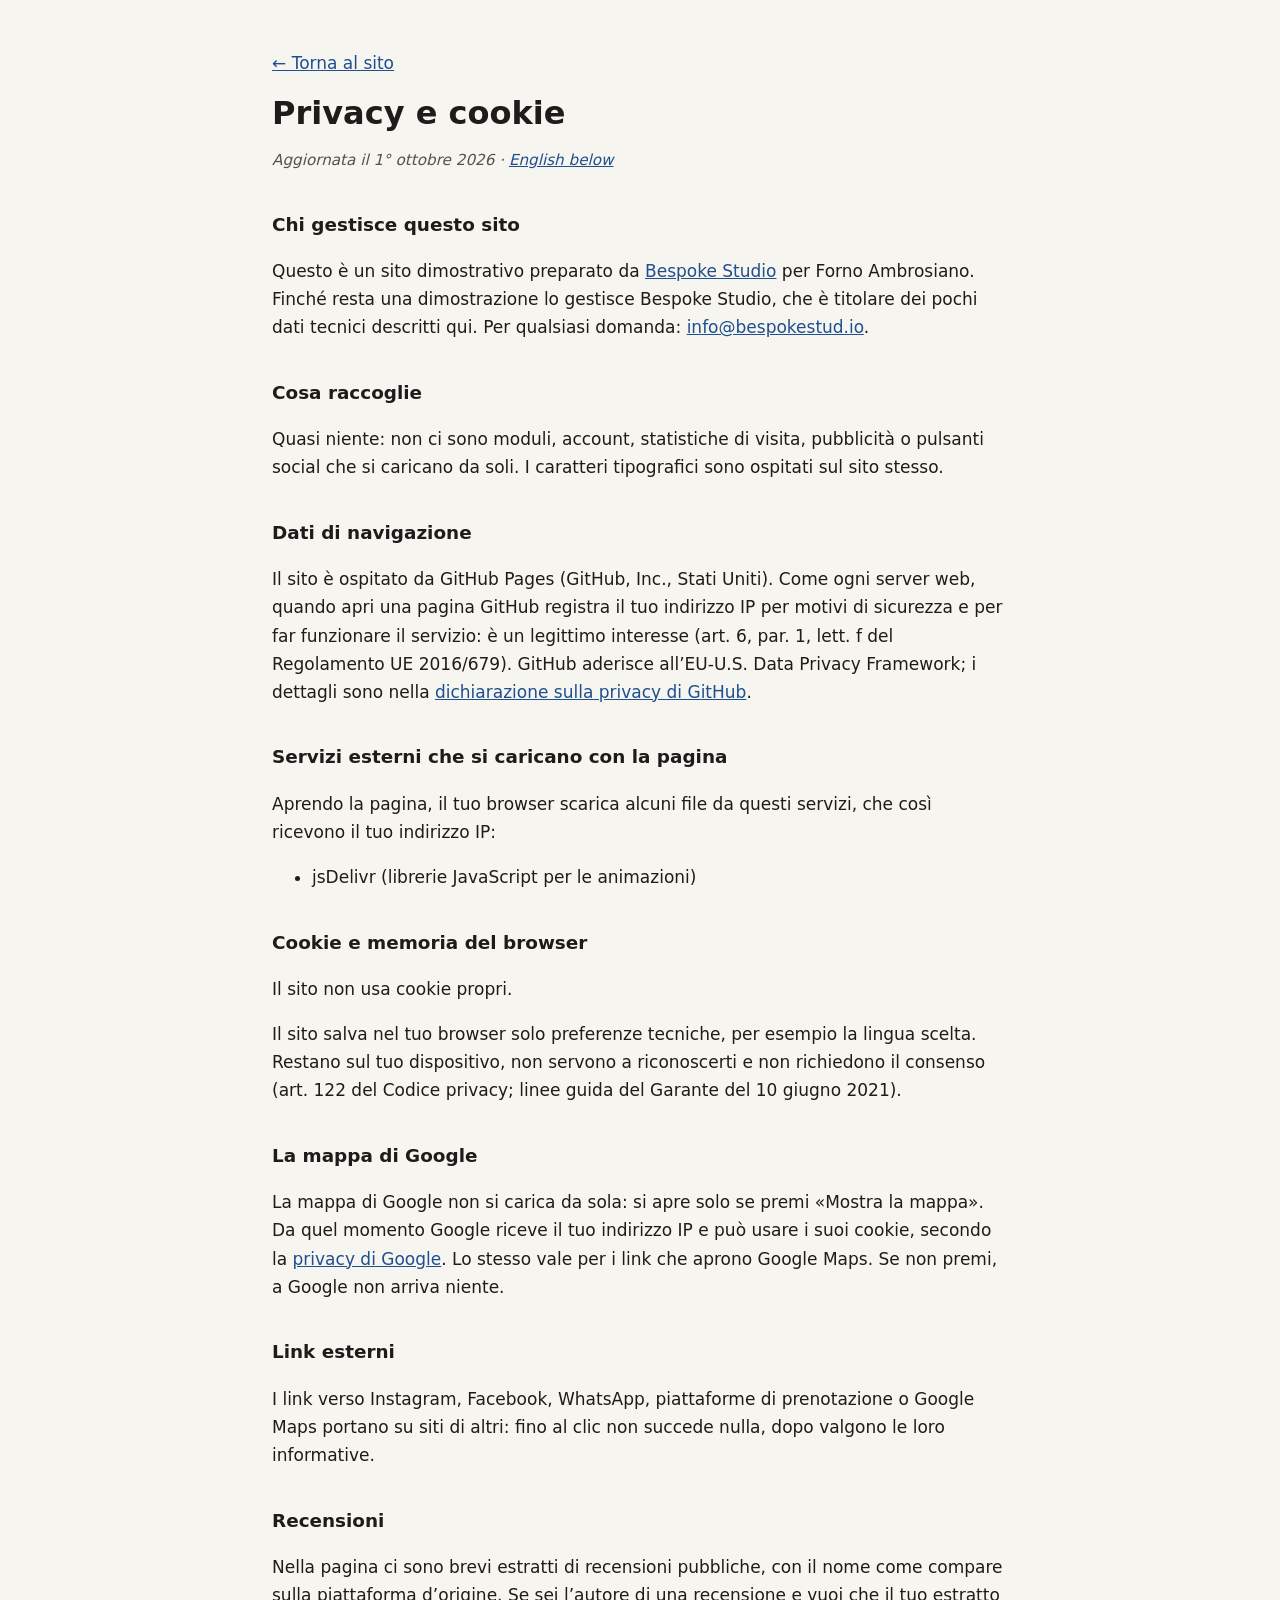
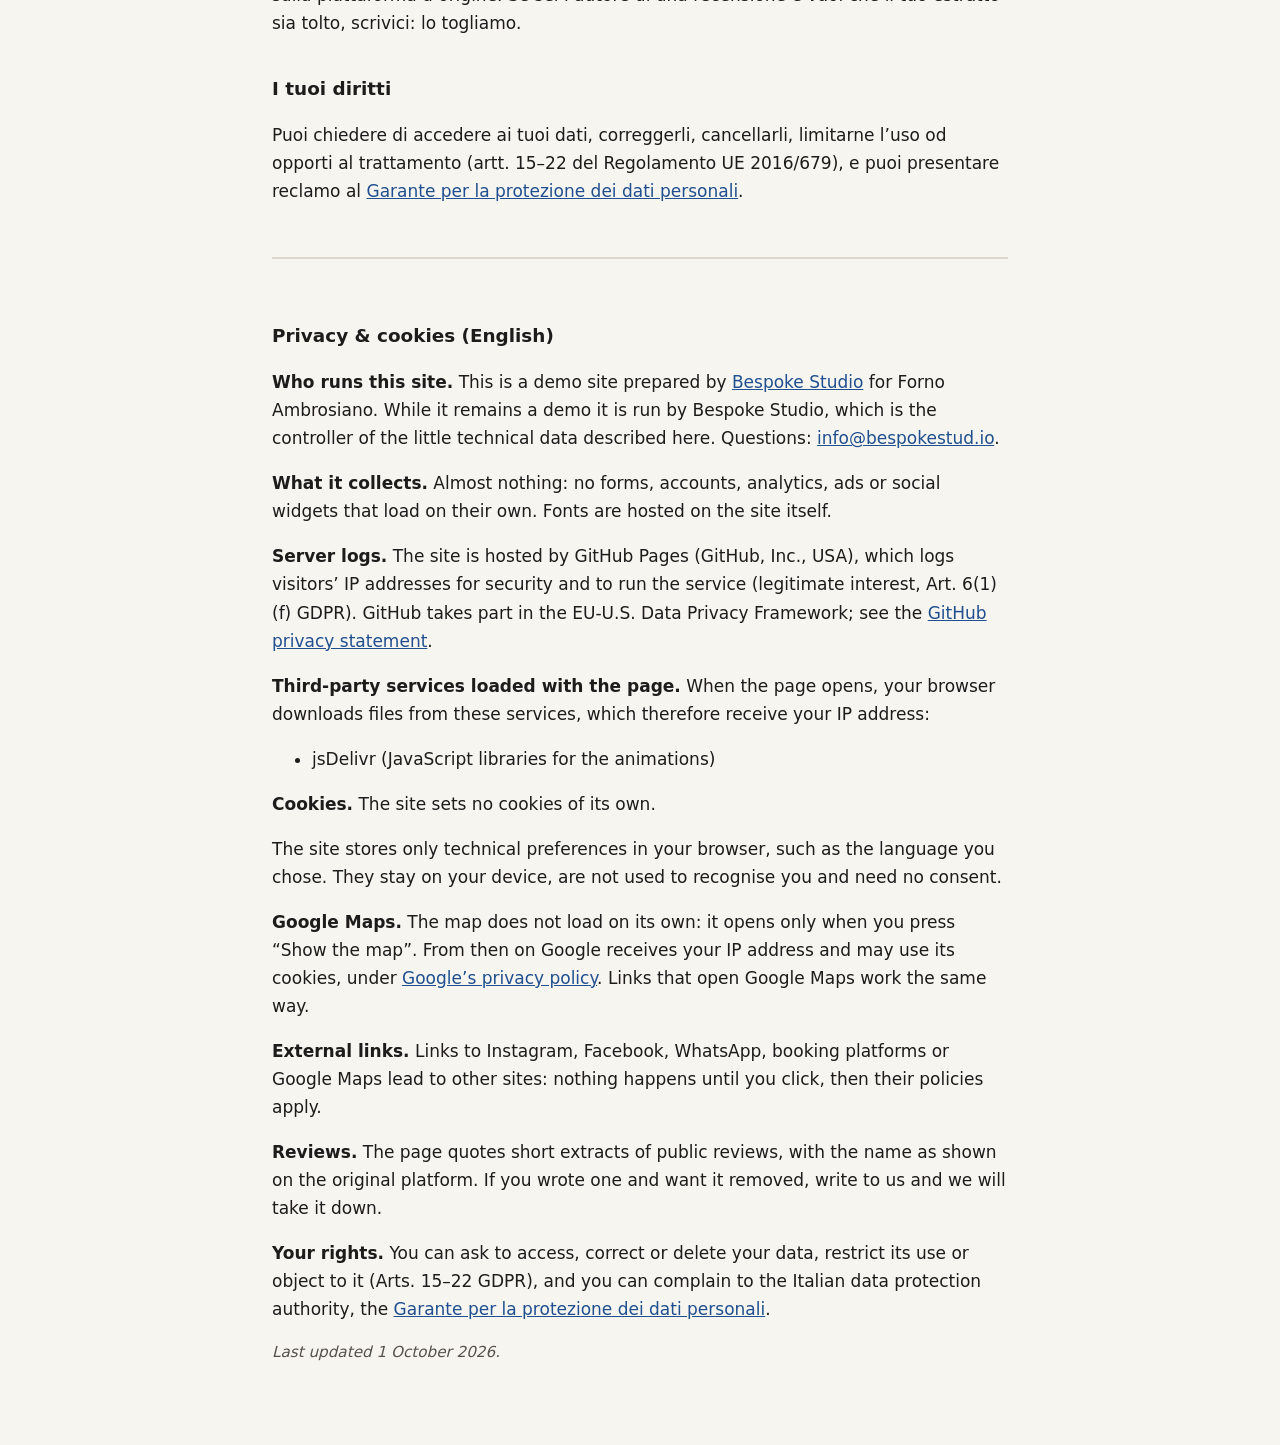
<file: privacy.html>
<!DOCTYPE html>
<html lang="it">
<head>
  <meta charset="UTF-8">
  <meta name="viewport" content="width=device-width, initial-scale=1.0">
  <meta name="robots" content="noindex">
  <title>Privacy e cookie · Forno Ambrosiano</title>
  <meta name="description" content="Informativa privacy e cookie del sito Forno Ambrosiano.">
  <style>
    body { margin: 0; background: #f7f5f0; color: #1d1c1a; font: 17px/1.65 system-ui, -apple-system, "Segoe UI", Roboto, sans-serif; }
    main { max-width: 46rem; margin: 0 auto; padding: 32px 20px 64px; }
    h1 { font-size: 2rem; line-height: 1.2; margin: 0.4em 0 0.2em; }
    h2 { font-size: 1.15rem; margin: 2em 0 0.4em; }
    a { color: #1f4f8f; }
    .data { color: #55524c; font-style: italic; font-size: 0.95rem; }
    .en { margin-top: 3em; padding-top: 1.5em; border-top: 2px solid #ddd8cc; }
    code { font-size: 0.9em; background: #ebe7dc; padding: 0 4px; border-radius: 3px; }
  </style>
</head>
<body>
<main>
  <p><a href="index.html">← Torna al sito</a></p>
  <h1>Privacy e cookie</h1>
  <p class="data">Aggiornata il 1° ottobre 2026 · <a href="#english" lang="en">English below</a></p>
  <h2>Chi gestisce questo sito</h2>
  <p>Questo è un sito dimostrativo preparato da <a href="https://bespokestud.io" rel="noopener">Bespoke Studio</a> per Forno Ambrosiano. Finché resta una dimostrazione lo gestisce Bespoke Studio, che è titolare dei pochi dati tecnici descritti qui. Per qualsiasi domanda: <a href="mailto:info@bespokestud.io">info@bespokestud.io</a>.</p>
  <h2>Cosa raccoglie</h2>
  <p>Quasi niente: non ci sono moduli, account, statistiche di visita, pubblicità o pulsanti social che si caricano da soli. I caratteri tipografici sono ospitati sul sito stesso.</p>
  <h2>Dati di navigazione</h2>
  <p>Il sito è ospitato da GitHub Pages (GitHub, Inc., Stati Uniti). Come ogni server web, quando apri una pagina GitHub registra il tuo indirizzo IP per motivi di sicurezza e per far funzionare il servizio: è un legittimo interesse (art. 6, par. 1, lett. f del Regolamento UE 2016/679). GitHub aderisce all’EU-U.S. Data Privacy Framework; i dettagli sono nella <a href="https://docs.github.com/site-policy/privacy-policies/github-general-privacy-statement" rel="noopener">dichiarazione sulla privacy di GitHub</a>.</p>
  <h2>Servizi esterni che si caricano con la pagina</h2>
  <p>Aprendo la pagina, il tuo browser scarica alcuni file da questi servizi, che così ricevono il tuo indirizzo IP:</p>
  <ul><li>jsDelivr (librerie JavaScript per le animazioni)</li></ul>
  <h2>Cookie e memoria del browser</h2>
  <p>Il sito non usa cookie propri.</p>
  <p>Il sito salva nel tuo browser solo preferenze tecniche, per esempio la lingua scelta. Restano sul tuo dispositivo, non servono a riconoscerti e non richiedono il consenso (art. 122 del Codice privacy; linee guida del Garante del 10 giugno 2021).</p>
  <h2>La mappa di Google</h2>
  <p>La mappa di Google non si carica da sola: si apre solo se premi «Mostra la mappa». Da quel momento Google riceve il tuo indirizzo IP e può usare i suoi cookie, secondo la <a href="https://policies.google.com/privacy?hl=it" rel="noopener">privacy di Google</a>. Lo stesso vale per i link che aprono Google Maps. Se non premi, a Google non arriva niente.</p>
  <h2>Link esterni</h2>
  <p>I link verso Instagram, Facebook, WhatsApp, piattaforme di prenotazione o Google Maps portano su siti di altri: fino al clic non succede nulla, dopo valgono le loro informative.</p>
  <h2>Recensioni</h2>
  <p>Nella pagina ci sono brevi estratti di recensioni pubbliche, con il nome come compare sulla piattaforma d’origine. Se sei l’autore di una recensione e vuoi che il tuo estratto sia tolto, scrivici: lo togliamo.</p>
  <h2>I tuoi diritti</h2>
  <p>Puoi chiedere di accedere ai tuoi dati, correggerli, cancellarli, limitarne l’uso od opporti al trattamento (artt. 15–22 del Regolamento UE 2016/679), e puoi presentare reclamo al <a href="https://www.garanteprivacy.it" rel="noopener">Garante per la protezione dei dati personali</a>.</p>
  <div class="en" id="english" lang="en">
    <h2>Privacy &amp; cookies (English)</h2>
    <p><strong>Who runs this site.</strong> This is a demo site prepared by <a href="https://bespokestud.io" rel="noopener">Bespoke Studio</a> for Forno Ambrosiano. While it remains a demo it is run by Bespoke Studio, which is the controller of the little technical data described here. Questions: <a href="mailto:info@bespokestud.io">info@bespokestud.io</a>.</p>
    <p><strong>What it collects.</strong> Almost nothing: no forms, accounts, analytics, ads or social widgets that load on their own. Fonts are hosted on the site itself.</p>
    <p><strong>Server logs.</strong> The site is hosted by GitHub Pages (GitHub, Inc., USA), which logs visitors’ IP addresses for security and to run the service (legitimate interest, Art. 6(1)(f) GDPR). GitHub takes part in the EU-U.S. Data Privacy Framework; see the <a href="https://docs.github.com/site-policy/privacy-policies/github-general-privacy-statement" rel="noopener">GitHub privacy statement</a>.</p>
    <p><strong>Third-party services loaded with the page.</strong> When the page opens, your browser downloads files from these services, which therefore receive your IP address:</p><ul><li>jsDelivr (JavaScript libraries for the animations)</li></ul>
    <p><strong>Cookies.</strong> The site sets no cookies of its own.</p>
    <p>The site stores only technical preferences in your browser, such as the language you chose. They stay on your device, are not used to recognise you and need no consent.</p>
    <p><strong>Google Maps.</strong> The map does not load on its own: it opens only when you press “Show the map”. From then on Google receives your IP address and may use its cookies, under <a href="https://policies.google.com/privacy?hl=en" rel="noopener">Google’s privacy policy</a>. Links that open Google Maps work the same way.</p>
    <p><strong>External links.</strong> Links to Instagram, Facebook, WhatsApp, booking platforms or Google Maps lead to other sites: nothing happens until you click, then their policies apply.</p>
    <p><strong>Reviews.</strong> The page quotes short extracts of public reviews, with the name as shown on the original platform. If you wrote one and want it removed, write to us and we will take it down.</p>
    <p><strong>Your rights.</strong> You can ask to access, correct or delete your data, restrict its use or object to it (Arts. 15–22 GDPR), and you can complain to the Italian data protection authority, the <a href="https://www.garanteprivacy.it" rel="noopener">Garante per la protezione dei dati personali</a>.</p>
    <p class="data">Last updated 1 October 2026.</p>
  </div>
</main>
</body>
</html>
</file>
